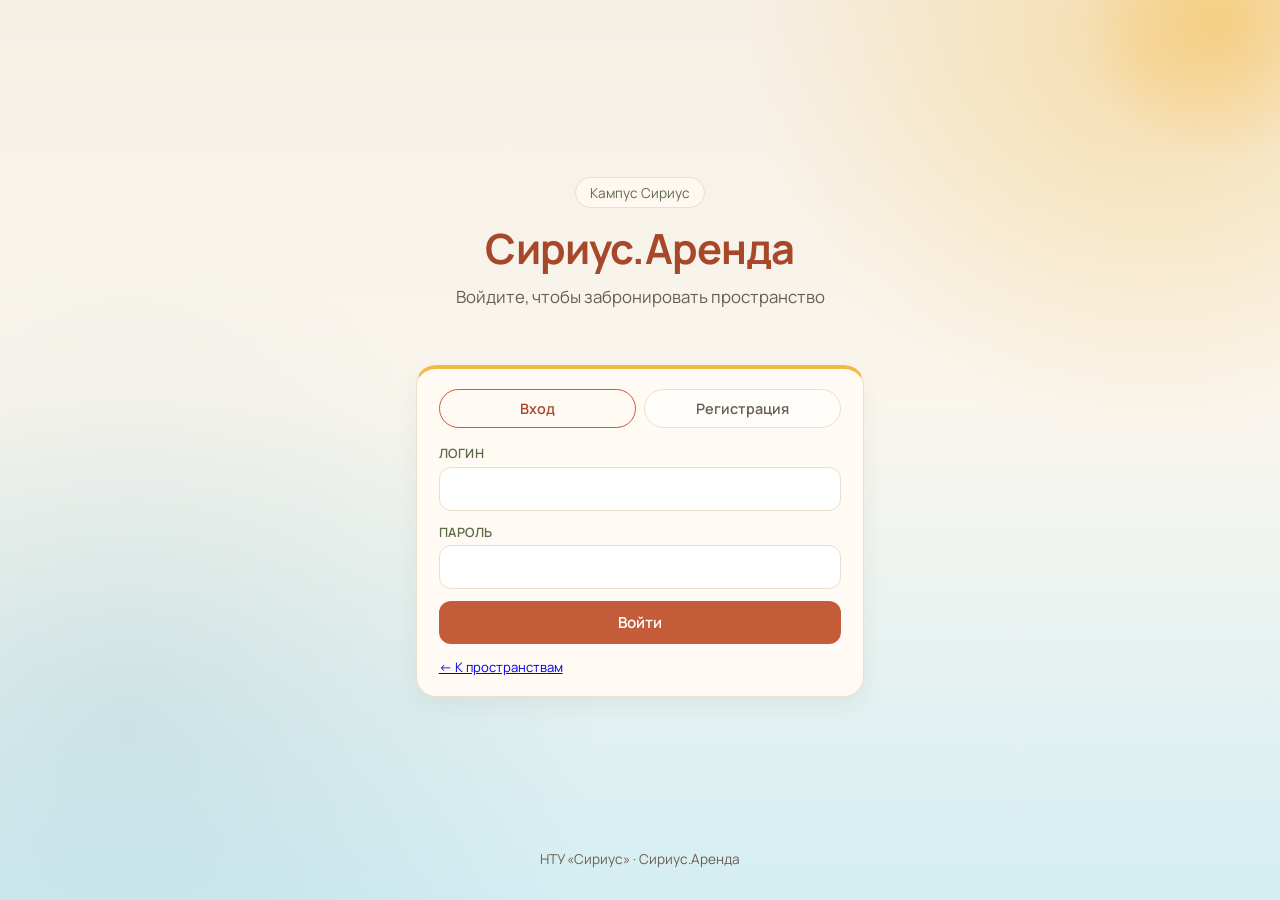
<file: static/login.html>
<!DOCTYPE html>
<html lang="ru">
<head>
  <meta charset="UTF-8">
  <meta name="viewport" content="width=device-width, initial-scale=1.0">
  <title>Сириус.Аренда — Вход</title>
  <link rel="preconnect" href="https://fonts.googleapis.com">
  <link rel="preconnect" href="https://fonts.gstatic.com" crossorigin>
  <link href="https://fonts.googleapis.com/css2?family=Manrope:wght@400;600;700&display=swap" rel="stylesheet">
  <link rel="stylesheet" href="style.css">
</head>
<body class="page-home">
  <div class="sun-glow"></div>

  <main class="home-slide">
    <header class="hero hero-home">
      <div class="hero-inner">
        <span class="badge">Кампус Сириус</span>
        <h1>Сириус.Аренда</h1>
        <p>Войдите, чтобы забронировать пространство</p>
      </div>
    </header>

    <section class="panel panel-login home-auth">
      <div class="auth-tabs">
        <button type="button" class="auth-tab active" data-tab="login">Вход</button>
        <button type="button" class="auth-tab" data-tab="register">Регистрация</button>
      </div>

      <form id="login-form" class="stack auth-panel active" data-panel="login">
        <label>
          <span>Логин</span>
          <input type="text" id="login-username" autocomplete="username" required>
        </label>
        <label>
          <span>Пароль</span>
          <input type="password" id="login-password" autocomplete="current-password" required>
        </label>
        <button type="submit" class="btn btn-main">Войти</button>
      </form>

      <form id="register-form" class="stack auth-panel" data-panel="register">
        <label>
          <span>Ник</span>
          <input type="text" id="register-username" minlength="2" maxlength="100" autocomplete="username" required>
        </label>
        <label>
          <span>Пароль</span>
          <input type="password" id="register-password" minlength="8" autocomplete="new-password" required>
        </label>
        <label>
          <span>Повторите пароль</span>
          <input type="password" id="register-password-confirm" minlength="8" autocomplete="new-password" required>
        </label>
        <button type="submit" class="btn btn-main">Создать аккаунт</button>
      </form>

      <p id="auth-status" class="status"></p>
      <p class="hint home-back"><a href="index.html">← К пространствам</a></p>
    </section>
  </main>

  <footer>
    <p>НТУ «Сириус» · Сириус.Аренда</p>
  </footer>

  <script src="js/common.js"></script>
  <script src="js/login.js"></script>
</body>
</html>
</file>
<file: static/style.css>
:root {
  --sand: #f6efe4;
  --sand-dark: #ebe0cf;
  --cream: #fffaf3;
  --terra: #c45c3a;
  --terra-dark: #a8482a;
  --olive: #5c6b4a;
  --sea: #2a7a8c;
  --sea-light: #d4eef3;
  --ink: #3d3229;
  --ink-soft: #6b5d4f;
  --sun: #f4b942;
  --radius: 20px;
  --radius-sm: 12px;
}

* {
  box-sizing: border-box;
}

body {
  margin: 0;
  min-height: 100vh;
  font-family: "Manrope", "Segoe UI", sans-serif;
  color: var(--ink);
  background:
    radial-gradient(circle at 90% 5%, rgba(244, 185, 66, 0.35), transparent 28%),
    radial-gradient(circle at 10% 80%, rgba(42, 122, 140, 0.12), transparent 35%),
    linear-gradient(180deg, var(--sand) 0%, #faf6ee 45%, var(--sea-light) 100%);
  position: relative;
  display: flex;
  flex-direction: column;
}

.page-home {
  min-height: 100vh;
}

.home-slide {
  flex: 1;
  display: flex;
  flex-direction: column;
  justify-content: center;
  align-items: center;
  gap: 1.5rem;
  padding: 2rem 1rem;
  max-width: 480px;
  margin: 0 auto;
  width: 100%;
}

.hero-home {
  padding: 0;
}

.home-auth {
  width: 100%;
}

.auth-tabs {
  display: grid;
  grid-template-columns: 1fr 1fr;
  gap: 0.5rem;
  margin-bottom: 1rem;
}

.auth-tab {
  padding: 0.55rem 0.75rem;
  border: 1.5px solid var(--sand-dark);
  border-radius: 999px;
  background: rgba(255, 255, 255, 0.6);
  color: var(--ink-soft);
  font-family: inherit;
  font-size: 0.9rem;
  font-weight: 600;
  cursor: pointer;
  transition: background 0.2s, color 0.2s, border-color 0.2s;
}

.auth-tab:hover {
  border-color: var(--sea);
  color: var(--ink);
}

.auth-tab.active {
  background: var(--cream);
  border-color: var(--terra);
  color: var(--terra-dark);
}

.auth-panel {
  display: none;
  gap: 0.75rem;
}

.auth-panel.active {
  display: grid;
}

.site-nav {
  position: relative;
  z-index: 2;
  display: flex;
  flex-wrap: wrap;
  align-items: center;
  justify-content: space-between;
  gap: 0.75rem;
  max-width: 920px;
  margin: 0 auto;
  padding: 1rem 1rem 0;
  width: 100%;
}

/* --- Home page header (reference-style) --- */

.page-index {
  background: var(--sand);
}

.page-index .sun-glow {
  display: none;
}

.home-header {
  position: sticky;
  top: 0;
  z-index: 20;
  background: #fff;
  border-bottom: 1px solid rgba(61, 50, 41, 0.08);
  box-shadow: 0 2px 16px rgba(61, 50, 41, 0.06);
}

.home-header-inner {
  display: grid;
  grid-template-columns: 1fr auto 1fr;
  align-items: center;
  gap: 1rem;
  max-width: 1680px;
  margin: 0 auto;
  padding: 0.85rem 1.25rem;
}

.home-header-tools {
  display: flex;
  align-items: center;
  gap: 0.35rem;
}

.home-header-actions {
  display: flex;
  align-items: center;
  justify-content: flex-end;
  gap: 0.65rem;
}

.home-desktop-nav {
  display: none;
  align-items: center;
  gap: 0.15rem;
  margin-right: 0.35rem;
}

.home-desktop-link {
  padding: 0.4rem 0.65rem;
  border-radius: 999px;
  font-size: 0.88rem;
  font-weight: 600;
  color: var(--ink-soft);
  text-decoration: none;
  transition: background 0.2s, color 0.2s;
}

.home-desktop-link:hover,
.home-desktop-link.active {
  background: rgba(42, 122, 140, 0.08);
  color: var(--sea);
}

.home-icon-btn {
  display: inline-flex;
  align-items: center;
  justify-content: center;
  width: 2.25rem;
  height: 2.25rem;
  padding: 0;
  border: none;
  border-radius: 50%;
  background: transparent;
  color: var(--ink);
  cursor: pointer;
  transition: background 0.2s, color 0.2s;
}

.home-icon-btn svg {
  width: 1.25rem;
  height: 1.25rem;
}

.home-icon-btn:hover {
  background: rgba(42, 122, 140, 0.08);
  color: var(--sea);
}

.home-logo {
  display: inline-flex;
  align-items: center;
  justify-content: center;
  color: #1a9488;
  text-decoration: none;
}

.home-logo-svg {
  width: 2.75rem;
  height: auto;
  display: block;
}

.home-login {
  font-size: 0.95rem;
  font-weight: 600;
  color: var(--ink);
  text-decoration: none;
  padding: 0.35rem 0.15rem;
  transition: color 0.2s;
}

.home-login:hover {
  color: var(--sea);
}

.home-profile {
  width: 2rem;
  height: 2rem;
}

.home-menu-btn {
  margin-left: 0.15rem;
}

.home-mobile-nav {
  display: grid;
  gap: 0.15rem;
  max-width: 1680px;
  margin: 0 auto;
  padding: 0 1.25rem 0.85rem;
  border-top: 1px solid rgba(61, 50, 41, 0.06);
}

.home-mobile-nav:not(.hidden) {
  display: grid;
}

.home-mobile-link {
  display: block;
  padding: 0.65rem 0.5rem;
  border: none;
  background: none;
  font: inherit;
  font-size: 0.92rem;
  font-weight: 600;
  color: var(--ink-soft);
  text-align: left;
  text-decoration: none;
  cursor: pointer;
  border-radius: var(--radius-sm);
  transition: background 0.2s, color 0.2s;
}

.home-mobile-link:hover,
.home-mobile-link.active {
  background: rgba(42, 122, 140, 0.08);
  color: var(--sea);
}

.home-mobile-logout {
  color: var(--terra-dark);
}

.home-hero {
  position: relative;
  overflow: hidden;
  color: #fff;
}

.home-hero-bg {
  position: absolute;
  inset: 0;
  overflow: hidden;
}

.home-hero-bg-img {
  width: 100%;
  height: 100%;
  object-fit: cover;
  object-position: center 42%;
}

.home-hero-bg::after {
  content: "";
  position: absolute;
  inset: 0;
  background: linear-gradient(
    115deg,
    rgba(18, 52, 58, 0.78) 0%,
    rgba(18, 52, 58, 0.42) 42%,
    rgba(18, 52, 58, 0.12) 100%
  );
  pointer-events: none;
}

.home-hero-layout {
  position: relative;
  z-index: 1;
  display: grid;
  gap: 1.5rem;
  align-items: center;
  max-width: 1680px;
  margin: 0 auto;
  padding: 2.5rem 1.25rem 5.5rem;
}

.home-hero-aside {
  max-width: 18rem;
}

.home-hero-tag {
  margin: 0 0 0.5rem;
  font-size: 1.35rem;
  font-weight: 800;
  letter-spacing: 0.02em;
  line-height: 1.15;
}

.home-hero-lead {
  margin: 0 0 1rem;
  font-size: 0.92rem;
  line-height: 1.45;
  opacity: 0.92;
}

.home-hero-outline {
  display: inline-flex;
  align-items: center;
  justify-content: center;
  min-width: 7.5rem;
  padding: 0.55rem 1.25rem;
  border: 1.5px solid rgba(255, 255, 255, 0.85);
  border-radius: 999px;
  color: #fff;
  font-size: 0.9rem;
  font-weight: 600;
  text-decoration: none;
  transition: background 0.2s, border-color 0.2s;
}

.home-hero-outline:hover {
  background: rgba(255, 255, 255, 0.12);
  border-color: #fff;
}

.home-hero-card {
  justify-self: end;
  width: min(100%, 26rem);
  padding: 1.75rem 1.85rem;
  border-radius: 4px;
  background: #fff;
  color: var(--ink);
  box-shadow: 0 18px 48px rgba(0, 0, 0, 0.18);
}

.home-hero-title {
  margin: 0 0 0.85rem;
  font-size: clamp(1.35rem, 2.5vw, 1.75rem);
  line-height: 1.2;
  font-weight: 800;
  color: var(--ink);
}

.home-hero-text {
  margin: 0 0 1.25rem;
  font-size: 0.92rem;
  line-height: 1.55;
  color: var(--ink-soft);
}

.home-hero-cta {
  display: inline-flex;
  width: 100%;
  justify-content: center;
  padding: 0.8rem 1.2rem;
  border-radius: 999px;
  background: #1a9488;
  border: none;
  color: #fff;
  font-weight: 700;
  text-decoration: none;
  transition: background 0.2s, transform 0.2s;
}

.home-hero-cta:hover {
  background: #157a70;
  transform: translateY(-1px);
}

.home-hero-bar {
  position: absolute;
  left: 0;
  right: 0;
  bottom: 0;
  z-index: 1;
  display: flex;
  flex-wrap: wrap;
  align-items: center;
  justify-content: space-between;
  gap: 0.75rem 1.5rem;
  padding: 0.75rem 1.25rem;
  background: rgba(0, 0, 0, 0.42);
  font-size: 0.82rem;
}

.home-hero-bar > span {
  text-transform: lowercase;
  opacity: 0.92;
}

.home-hero-contacts {
  display: flex;
  flex-wrap: wrap;
  gap: 0.85rem 1.25rem;
}

.home-hero-contacts a {
  color: #fff;
  text-decoration: none;
  font-weight: 600;
}

.home-hero-contacts a:hover {
  text-decoration: underline;
}

.page-index .page-main {
  margin-top: 1.75rem;
  position: relative;
  z-index: 2;
  padding: 0.25rem 1.25rem 2.5rem;
  max-width: 1680px;
  width: 100%;
}

.page-index .panel {
  display: flex;
  flex-direction: column;
  gap: 0;
  width: 100%;
}

.page-index .panel-head {
  margin-bottom: 1.25rem;
}

.page-index .filters.row {
  margin-bottom: 0.25rem;
}

@media (min-width: 560px) {
  .page-index .filters.row {
    grid-template-columns: minmax(0, 1.6fr) repeat(2, minmax(8.5rem, 1fr));
  }
}

.page-index .filter-quick {
  margin-top: 0.85rem;
  margin-bottom: 0.25rem;
}

.page-index .room-grid {
  margin-top: 1.75rem;
  grid-template-columns: repeat(auto-fit, minmax(280px, 1fr));
}

@media (min-width: 1200px) {
  .page-index .room-grid {
    grid-template-columns: repeat(5, minmax(0, 1fr));
  }
}

@media (min-width: 900px) and (max-width: 1199px) {
  .page-index .room-grid {
    grid-template-columns: repeat(3, minmax(0, 1fr));
  }
}

@media (min-width: 600px) and (max-width: 899px) {
  .page-index .room-grid {
    grid-template-columns: repeat(2, minmax(0, 1fr));
  }
}

@media (min-width: 768px) {
  .home-hero-layout {
    grid-template-columns: minmax(0, 1fr) minmax(18rem, 26rem);
    padding: 3rem 1.25rem 5rem;
  }

  .home-desktop-nav {
    display: flex;
  }

  .home-mobile-nav {
    display: none !important;
  }

  .home-menu-btn {
    display: none;
  }
}

@media (max-width: 767px) {
  .home-header-inner {
    padding: 0.75rem 1rem;
  }

  .home-hero-layout {
    padding-bottom: 6.5rem;
  }

  .home-hero-card {
    justify-self: stretch;
  }

  .home-hero-aside {
    display: none;
  }
}

body.theme-night .home-header {
  background: #1e1a17;
  border-bottom-color: rgba(255, 255, 255, 0.08);
}

body.theme-night .home-icon-btn,
body.theme-night .home-login {
  color: var(--ink);
}

body.theme-night .home-mobile-nav {
  border-top-color: rgba(255, 255, 255, 0.08);
}

body.theme-night .home-hero-card {
  background: var(--cream);
  color: var(--ink);
}

body.theme-night .home-hero-title {
  color: var(--ink);
}

body.theme-night .home-hero-text {
  color: var(--ink-soft);
}

.nav-brand {
  font-weight: 700;
  font-size: 1.05rem;
  color: var(--terra-dark);
  text-decoration: none;
}

.nav-links {
  display: flex;
  flex-wrap: wrap;
  align-items: center;
  gap: 0.35rem;
}

.nav-link {
  padding: 0.45rem 0.75rem;
  border-radius: 999px;
  font-size: 0.88rem;
  font-weight: 600;
  color: var(--ink-soft);
  text-decoration: none;
  transition: background 0.2s, color 0.2s;
}

.nav-link:hover {
  background: rgba(255, 250, 243, 0.8);
  color: var(--ink);
}

.nav-link.active {
  background: var(--cream);
  color: var(--terra-dark);
  border: 1px solid var(--sand-dark);
}

.nav-profile {
  display: inline-flex;
  align-items: center;
  justify-content: center;
  width: 2.25rem;
  height: 2.25rem;
  border-radius: 50%;
  border: 2px solid var(--sand-dark);
  background: var(--cream);
  text-decoration: none;
  overflow: hidden;
  transition: border-color 0.2s, box-shadow 0.2s, transform 0.2s;
}

.nav-profile:hover {
  border-color: var(--sea);
  box-shadow: 0 4px 12px rgba(42, 122, 140, 0.2);
  transform: translateY(-1px);
}

.nav-profile.active {
  border-color: var(--terra);
  box-shadow: 0 0 0 2px rgba(196, 92, 58, 0.2);
}

.nav-profile-img {
  width: 100%;
  height: 100%;
  object-fit: cover;
  display: block;
}

.profile-card {
  margin-bottom: 1rem;
}

.profile-header {
  display: flex;
  align-items: center;
  gap: 1rem;
  margin-bottom: 1.25rem;
}

.profile-avatar {
  width: 4.5rem;
  height: 4.5rem;
  border-radius: 50%;
  border: 3px solid var(--sand-dark);
  background: var(--cream);
  flex-shrink: 0;
}

.avatar-picker {
  display: grid;
  gap: 0.5rem;
}

.avatar-upload {
  display: grid;
  gap: 0.35rem;
}

.avatar-upload-btn {
  width: fit-content;
  cursor: pointer;
}

.avatar-upload-hint {
  margin: 0;
}

.avatar-custom {
  display: flex;
  gap: 0.5rem;
}

.avatar-custom-item {
  display: flex;
  flex-wrap: wrap;
  align-items: center;
  gap: 0.65rem;
}

.avatar-delete-btn {
  flex-shrink: 0;
}

.avatar-custom .avatar-option {
  width: 3.5rem;
  height: 3.5rem;
  flex-shrink: 0;
}

.avatar-grid {
  display: grid;
  grid-template-columns: repeat(6, 1fr);
  gap: 0.5rem;
}

.avatar-option {
  aspect-ratio: 1;
  padding: 0;
  border: 2px solid var(--sand-dark);
  border-radius: 50%;
  background: var(--cream);
  cursor: pointer;
  overflow: hidden;
  transition: border-color 0.2s, transform 0.2s;
}

.avatar-option img {
  width: 100%;
  height: 100%;
  display: block;
}

.avatar-option:hover {
  border-color: var(--sea);
  transform: scale(1.05);
}

.avatar-option.active {
  border-color: var(--terra);
  box-shadow: 0 0 0 2px rgba(196, 92, 58, 0.25);
}

@media (max-width: 480px) {
  .avatar-grid {
    grid-template-columns: repeat(3, 1fr);
  }
}

.page-main {
  position: relative;
  z-index: 1;
  flex: 1;
  max-width: 920px;
  margin: 0 auto;
  padding: 1rem 1rem 2.5rem;
  width: 100%;
}

.page-narrow {
  max-width: 520px;
}

.btn-sm {
  padding: 0.45rem 0.75rem;
  font-size: 0.85rem;
}

.sun-glow {
  position: fixed;
  top: -120px;
  right: -80px;
  width: 280px;
  height: 280px;
  background: radial-gradient(circle, rgba(244, 185, 66, 0.45) 0%, transparent 70%);
  pointer-events: none;
  z-index: 0;
}

.hero {
  position: relative;
  z-index: 1;
  padding: 2.5rem 1.5rem 2rem;
  text-align: center;
}

.hero-inner {
  max-width: 640px;
  margin: 0 auto;
}

.badge {
  display: inline-block;
  padding: 0.35rem 0.85rem;
  border-radius: 999px;
  background: rgba(255, 250, 243, 0.85);
  border: 1px solid var(--sand-dark);
  font-size: 0.85rem;
  color: var(--olive);
  margin-bottom: 0.75rem;
}

.hero h1 {
  margin: 0 0 0.5rem;
  font-size: clamp(1.9rem, 5vw, 2.6rem);
  font-weight: 700;
  letter-spacing: -0.02em;
  color: var(--terra-dark);
}

.hero p {
  margin: 0;
  font-size: 1.05rem;
  color: var(--ink-soft);
  line-height: 1.5;
}

main,
.page-main {
  position: relative;
  z-index: 1;
}

main:not(.home-slide) {
  max-width: 920px;
  margin: 0 auto;
  padding: 0 1rem 2.5rem;
  display: grid;
  gap: 1rem;
}

.panel {
  background: var(--cream);
  border: 1px solid var(--sand-dark);
  border-radius: var(--radius);
  padding: 1.25rem 1.35rem;
  box-shadow: 0 8px 24px rgba(61, 50, 41, 0.06);
}

.panel-login {
  border-top: 4px solid var(--sun);
}

.panel-sea {
  background: linear-gradient(160deg, var(--cream) 60%, var(--sea-light) 100%);
  border-color: rgba(42, 122, 140, 0.25);
}

.panel-head {
  margin-bottom: 1rem;
  padding-bottom: 0.65rem;
  border-bottom: 2px solid var(--sand-dark);
}

.panel-head h2 {
  margin: 0;
  font-size: 1.15rem;
  font-weight: 700;
  color: var(--ink);
}

.split {
  display: grid;
  gap: 1rem;
}

@media (min-width: 720px) {
  .split {
    grid-template-columns: 1fr 1fr;
  }
}

.stack {
  display: grid;
  gap: 0.75rem;
}

.auth-panel.stack {
  display: none;
}

.auth-panel.stack.active {
  display: grid;
}

.row {
  display: grid;
  gap: 0.65rem;
  align-items: end;
}

@media (min-width: 560px) {
  .row {
    grid-template-columns: 1fr 1fr auto;
  }
}

label span {
  display: block;
  font-size: 0.8rem;
  font-weight: 600;
  color: var(--olive);
  margin-bottom: 0.3rem;
  text-transform: uppercase;
  letter-spacing: 0.04em;
}

input,
select {
  width: 100%;
  padding: 0.65rem 0.85rem;
  border: 1.5px solid var(--sand-dark);
  border-radius: var(--radius-sm);
  font: inherit;
  font-size: 0.95rem;
  color: var(--ink);
  background: #fff;
  transition: border-color 0.2s, box-shadow 0.2s;
}

input:focus,
select:focus {
  outline: none;
  border-color: var(--sea);
  box-shadow: 0 0 0 3px rgba(42, 122, 140, 0.15);
}

.btn {
  padding: 0.7rem 1.1rem;
  border: none;
  border-radius: var(--radius-sm);
  font: inherit;
  font-weight: 600;
  font-size: 0.95rem;
  cursor: pointer;
  transition: transform 0.15s, background 0.2s;
}

.btn:active {
  transform: scale(0.98);
}

.btn-main {
  background: var(--terra);
  color: #fff;
}

.btn-main:hover {
  background: var(--terra-dark);
}

.btn-soft {
  background: var(--sand);
  color: var(--ink);
  border: 1.5px solid var(--sand-dark);
}

.btn-soft:hover {
  background: var(--sand-dark);
}

.btn-sea {
  background: var(--sea);
  color: #fff;
}

.btn-sea:hover {
  background: #236878;
}

.tiles {
  list-style: none;
  padding: 0;
  margin: 1rem 0 0;
  display: grid;
  gap: 0.55rem;
}

.room-grid {
  list-style: none;
  padding: 0;
  margin: 1.25rem 0 0;
  display: grid;
  gap: 1.25rem;
  grid-template-columns: repeat(auto-fit, minmax(280px, 1fr));
}

.room-grid > li {
  display: flex;
  min-width: 0;
}

.room-card {
  display: flex;
  flex-direction: column;
  width: 100%;
  min-height: 100%;
  height: 100%;
  text-decoration: none;
  color: inherit;
  background: #fff;
  border: 1.5px solid var(--sand-dark);
  border-radius: var(--radius-sm);
  overflow: hidden;
  transition: transform 0.2s, box-shadow 0.2s, border-color 0.2s;
}

.room-card:hover {
  transform: translateY(-3px);
  border-color: var(--sea);
  box-shadow: 0 10px 24px rgba(61, 50, 41, 0.1);
}

.room-card-img,
.room-detail-img {
  width: 100%;
  aspect-ratio: 16 / 10;
  object-fit: cover;
  display: block;
  background: var(--sand);
}

.room-card-body {
  flex: 1;
  display: flex;
  flex-direction: column;
  gap: 0.35rem;
  padding: 0.9rem 1rem 1rem;
}

.room-card-body .tile-meta {
  min-height: 1.25rem;
}

.room-card-body .tile-tags {
  margin-top: auto;
}

.room-card-body strong {
  color: var(--terra-dark);
  font-size: 1.05rem;
}

.room-card-desc {
  margin: 0.45rem 0 0;
  font-size: 0.88rem;
  color: var(--ink-soft);
  line-height: 1.5;
}

.back-link {
  display: inline-block;
  margin-bottom: 0.75rem;
  color: var(--sea);
  font-weight: 600;
  text-decoration: none;
}

.back-link:hover {
  color: var(--terra-dark);
}

.room-detail {
  overflow: hidden;
  padding: 0;
}

.room-detail-body {
  padding: 1.25rem 1.35rem;
}

.room-detail-body h1 {
  margin: 0 0 0.5rem;
  font-size: 1.5rem;
  color: var(--terra-dark);
}

.room-detail-desc {
  margin: 0;
  line-height: 1.55;
  color: var(--ink-soft);
}

.room-detail-desc-row {
  display: flex;
  align-items: flex-start;
  justify-content: space-between;
  gap: 1rem;
  margin-bottom: 0.75rem;
}

.room-detail-desc-row .room-detail-desc {
  flex: 1;
  min-width: 0;
}

@media (max-width: 640px) {
  .room-detail-desc-row {
    flex-direction: column;
    align-items: stretch;
  }
}

.room-hours-label {
  margin: 0.35rem 0 0;
  color: var(--ink-soft);
  font-size: 0.92rem;
}

.availability-box {
  margin-top: 1rem;
  padding: 0.85rem 1rem;
  border-radius: var(--radius-sm);
  font-weight: 600;
  font-size: 0.92rem;
}

.availability-box.is-free {
  background: rgba(92, 107, 74, 0.12);
  color: var(--olive);
  border: 1.5px solid rgba(92, 107, 74, 0.25);
}

.availability-box.is-busy {
  background: rgba(196, 92, 58, 0.1);
  color: var(--terra);
  border: 1.5px solid rgba(196, 92, 58, 0.25);
}

.hidden {
  display: none !important;
}

.booking-contact {
  margin-top: 1rem;
  padding: 1rem;
  border: 1.5px solid var(--sand-dark);
  border-radius: var(--radius-sm);
  background: rgba(255, 255, 255, 0.65);
}

.booking-contact legend {
  font-weight: 700;
  padding: 0 0.35rem;
}

.home-browse {
  margin-top: 1rem;
}

#book-room-btn {
  margin-top: 0.75rem;
  width: 100%;
}

.tiles li {
  padding: 0.85rem 1rem;
  background: #fff;
  border: 1.5px solid var(--sand-dark);
  border-radius: var(--radius-sm);
  line-height: 1.45;
  animation: fadeUp 0.35s ease both;
}

.tiles li strong {
  color: var(--terra-dark);
  font-weight: 700;
}

.tiles.compact li {
  padding: 0.75rem 0.85rem;
  background: rgba(255, 255, 255, 0.75);
  border-color: rgba(42, 122, 140, 0.2);
}

.tiles.compact li.booked {
  background: rgba(212, 238, 243, 0.5);
  border-color: var(--sea);
}

.tile-row {
  display: flex;
  align-items: center;
  justify-content: space-between;
  gap: 0.75rem;
}

.tile-info {
  flex: 1;
  min-width: 0;
}

.btn-book {
  flex-shrink: 0;
  padding: 0.5rem 0.85rem;
  font-size: 0.85rem;
  white-space: nowrap;
}

.btn-book:disabled {
  opacity: 0.7;
  cursor: default;
}

.tile-status {
  margin: 0.5rem 0 0;
  font-size: 0.85rem;
  font-weight: 600;
}

.tile-status.success {
  color: var(--olive);
}

.tile-status.error {
  color: var(--terra);
}

@media (max-width: 480px) {
  .tile-row {
    flex-direction: column;
    align-items: stretch;
  }

  .btn-book {
    width: 100%;
  }
}

.tile-meta {
  display: block;
  margin-top: 0.25rem;
  font-size: 0.88rem;
  color: var(--ink-soft);
}

.tile-tags {
  display: flex;
  flex-wrap: wrap;
  gap: 0.35rem;
  margin-top: 0.45rem;
}

.tag {
  padding: 0.15rem 0.5rem;
  border-radius: 999px;
  font-size: 0.75rem;
  background: var(--sand);
  color: var(--olive);
}

.hint {
  margin: 0.85rem 0 0;
  font-size: 0.82rem;
  color: var(--ink-soft);
}

.status {
  margin: 0.75rem 0 0;
  font-weight: 600;
  font-size: 0.92rem;
}

.status.success,
.success {
  color: var(--olive);
}

.status.error,
.error {
  color: var(--terra);
}

.empty {
  text-align: center;
  color: var(--ink-soft);
  font-style: italic;
}

footer {
  position: relative;
  z-index: 1;
  text-align: center;
  padding: 1rem 1.5rem 2rem;
  font-size: 0.85rem;
  color: var(--ink-soft);
  margin-top: auto;
}

footer p {
  margin: 0;
}

@keyframes fadeUp {
  from {
    opacity: 0;
    transform: translateY(6px);
  }
  to {
    opacity: 1;
    transform: translateY(0);
  }
}

.datetime-input {
  cursor: pointer;
  background: #fff url("data:image/svg+xml,%3Csvg xmlns='http://www.w3.org/2000/svg' width='18' height='18' fill='none' stroke='%236b5d4f' stroke-width='2' viewBox='0 0 24 24'%3E%3Crect x='3' y='4' width='18' height='18' rx='2'/%3E%3Cpath d='M16 2v4M8 2v4M3 10h18'/%3E%3C/svg%3E") no-repeat right 0.75rem center;
  padding-right: 2.5rem;
}

.time-quick {
  display: grid;
  gap: 0.5rem;
  outline: none;
}

.time-quick:focus-visible {
  box-shadow: 0 0 0 2px var(--sea);
  border-radius: 12px;
}

.time-quick-label {
  font-size: 0.8rem;
  font-weight: 600;
  color: var(--olive);
  text-transform: uppercase;
  letter-spacing: 0.04em;
}

.time-chips {
  display: flex;
  flex-wrap: wrap;
  gap: 0.45rem;
  outline: none;
}

.time-chips:focus-visible {
  box-shadow: 0 0 0 2px var(--sea);
  border-radius: 12px;
}

.time-quick-hint {
  margin: 0;
  font-size: 0.75rem;
  color: var(--ink-muted, #6b7280);
}

.time-duration-controls {
  display: flex;
  align-items: center;
  gap: 0.6rem;
}

.time-duration-current {
  min-width: 8.5rem;
  font-size: 0.9rem;
  font-weight: 700;
  color: var(--sea);
  text-align: center;
}

.chip-step {
  min-width: 2.25rem;
  padding-inline: 0.65rem;
  font-size: 1.1rem;
  line-height: 1;
}

.chip-duration-custom {
  border-style: dashed;
}

.chip {
  padding: 0.45rem 0.75rem;
  border: 1.5px solid var(--sand-dark);
  border-radius: 999px;
  background: #fff;
  font: inherit;
  font-size: 0.85rem;
  font-weight: 600;
  color: var(--ink-soft);
  cursor: pointer;
  transition: background 0.2s, border-color 0.2s, color 0.2s;
}

.chip:hover {
  border-color: var(--sea);
  color: var(--sea);
}

.chip.active {
  background: var(--sea-light);
  border-color: var(--sea);
  color: var(--sea);
}

.flatpickr-calendar {
  font-family: "Manrope", "Segoe UI", sans-serif;
  border: 1px solid var(--sand-dark);
  border-radius: var(--radius-sm);
  box-shadow: 0 12px 32px rgba(61, 50, 41, 0.12);
}

.flatpickr-months .flatpickr-month,
.flatpickr-current-month .flatpickr-monthDropdown-months,
.flatpickr-weekdays,
.flatpickr-day {
  color: var(--ink);
}

.flatpickr-day.selected,
.flatpickr-day.startRange,
.flatpickr-day.endRange {
  background: var(--terra);
  border-color: var(--terra);
}

.flatpickr-day.selected:hover,
.flatpickr-day.startRange:hover,
.flatpickr-day.endRange:hover {
  background: var(--terra-dark);
  border-color: var(--terra-dark);
}

.flatpickr-day.today {
  border-color: var(--sea);
}

.flatpickr-day:hover {
  background: var(--sand);
}

.flatpickr-time input:hover,
.flatpickr-time input:focus {
  background: var(--sand);
}

.flatpickr-calendar.arrowTop::before,
.flatpickr-calendar.arrowTop::after {
  border-bottom-color: var(--sand-dark);
}

/* --- Fun features --- */

.panel-head-split {
  display: flex;
  flex-wrap: wrap;
  align-items: flex-start;
  justify-content: space-between;
  gap: 0.75rem;
}

.rooms-greeting {
  margin: 0;
  font-size: 1.2rem;
  font-weight: 700;
  color: var(--terra-dark);
}

.rooms-tip {
  margin: 0.35rem 0 0;
  font-size: 0.85rem;
  color: var(--ink-soft);
  font-style: italic;
}

.filter-grow {
  grid-column: 1 / -1;
}

.filter-capacity {
  min-width: 0;
}

@media (min-width: 560px) {
  .filters.row {
    grid-template-columns: minmax(0, 1fr) repeat(2, minmax(8.5rem, 1fr));
  }

  .filter-grow {
    grid-column: auto;
  }
}

.filter-quick {
  display: flex;
  flex-wrap: wrap;
  gap: 0.45rem;
  margin-top: 0.65rem;
}

.filter-chip.active,
#favorites-only-btn.active {
  background: var(--terra);
  border-color: var(--terra);
  color: #fff;
}

.room-grid > li {
  animation: fadeUp 0.45s ease both;
}

.room-card-media {
  position: relative;
  flex-shrink: 0;
}

.room-fav {
  position: absolute;
  top: 0.55rem;
  right: 0.55rem;
  width: 2rem;
  height: 2rem;
  border: none;
  border-radius: 50%;
  background: rgba(255, 250, 243, 0.92);
  color: var(--sand-dark);
  font-size: 1.1rem;
  line-height: 1;
  cursor: pointer;
  box-shadow: 0 2px 8px rgba(61, 50, 41, 0.15);
  transition: transform 0.15s, color 0.2s, background 0.2s;
  z-index: 1;
}

.room-fav:hover {
  transform: scale(1.08);
  color: var(--sun);
}

.room-fav.is-active {
  color: var(--sun);
  background: #fff;
}

.room-fav-lg {
  position: static;
  width: 2.5rem;
  height: 2.5rem;
  font-size: 1.35rem;
}

.room-detail-head {
  display: flex;
  align-items: center;
  justify-content: space-between;
  gap: 0.75rem;
}

.room-detail-head h1 {
  margin: 0;
}

.btn-icon {
  min-width: 2.25rem;
  padding: 0.45rem 0.6rem;
  font-size: 1rem;
  line-height: 1;
}

.nav-profile {
  position: relative;
}

.nav-badge {
  position: absolute;
  top: -0.35rem;
  right: -0.35rem;
  min-width: 1.1rem;
  height: 1.1rem;
  padding: 0 0.25rem;
  border-radius: 999px;
  background: var(--terra);
  color: #fff;
  font-size: 0.65rem;
  font-weight: 700;
  line-height: 1.1rem;
  text-align: center;
  box-shadow: 0 2px 6px rgba(196, 92, 58, 0.35);
}

.toast-host {
  position: fixed;
  bottom: 1.25rem;
  right: 1.25rem;
  z-index: 9999;
  display: grid;
  gap: 0.5rem;
  pointer-events: none;
}

.toast {
  padding: 0.7rem 1rem;
  border-radius: var(--radius-sm);
  background: var(--ink);
  color: #fff;
  font-size: 0.9rem;
  font-weight: 600;
  box-shadow: 0 8px 24px rgba(61, 50, 41, 0.2);
  opacity: 0;
  transform: translateY(8px);
  transition: opacity 0.3s, transform 0.3s;
}

.toast.show {
  opacity: 1;
  transform: translateY(0);
}

.toast-ok {
  background: var(--olive);
}

.toast-err {
  background: var(--terra-dark);
}

.tile-link {
  text-decoration: none;
  color: inherit;
  transition: background 0.2s;
}

.tile-link:hover {
  background: var(--sand);
}

.fav-arrow {
  font-size: 1.1rem;
  color: var(--sea);
  font-weight: 700;
}

  position: fixed;
  top: -8px;
  width: 8px;
  height: 12px;
  border-radius: 2px;
  z-index: 9998;
  pointer-events: none;
  animation: confettiFall 1.6s ease-in forwards;
}

@keyframes confettiFall {
  to {
    transform: translateY(105vh) rotate(720deg);
    opacity: 0;
  }
}

body.theme-night {
  --sand: #2a2520;
  --sand-dark: #3d352e;
  --cream: #1e1a17;
  --ink: #f0e8dc;
  --ink-soft: #b8a99a;
  --sea-light: #1a3338;
  color: var(--ink);
  background:
    radial-gradient(circle at 90% 5%, rgba(244, 185, 66, 0.12), transparent 28%),
    radial-gradient(circle at 10% 80%, rgba(42, 122, 140, 0.18), transparent 35%),
    linear-gradient(180deg, #1a1714 0%, #221e1a 45%, #1a2a2e 100%);
}

body.theme-night .panel,
body.theme-night .room-card,
body.theme-night input,
body.theme-night select,
body.theme-night .chip {
  background: var(--cream);
  border-color: var(--sand-dark);
  color: var(--ink);
}

body.theme-night .btn-soft {
  background: var(--sand-dark);
  border-color: #4a4038;
  color: var(--ink);
}

body.theme-night .room-fav {
  background: rgba(30, 26, 23, 0.9);
}

body.theme-night .sun-glow {
  opacity: 0.25;
}

body.theme-night .datetime-input {
  background-color: var(--cream);
}

textarea {
  width: 100%;
  padding: 0.65rem 0.85rem;
  border: 1.5px solid var(--sand-dark);
  border-radius: var(--radius-sm);
  font: inherit;
  font-size: 0.95rem;
  color: var(--ink);
  background: #fff;
  resize: vertical;
  min-height: 5rem;
  transition: border-color 0.2s, box-shadow 0.2s;
}

textarea:focus {
  outline: none;
  border-color: var(--sea);
  box-shadow: 0 0 0 3px rgba(42, 122, 140, 0.15);
}

body.theme-night textarea {
  background: var(--cream);
}

.schedule-date-label {
  display: block;
  max-width: 220px;
  margin-bottom: 0.85rem;
}

.schedule-list {
  list-style: none;
  padding: 0;
  margin: 1rem 0 0;
  display: grid;
  gap: 1rem;
}

.schedule-card {
  padding: 1rem;
  border: 1.5px solid var(--sand-dark);
  border-radius: var(--radius-sm);
  background: rgba(255, 255, 255, 0.65);
}

.schedule-card-head {
  display: flex;
  flex-wrap: wrap;
  align-items: flex-start;
  justify-content: space-between;
  gap: 0.5rem 1rem;
  margin-bottom: 0.75rem;
}

.schedule-room-link {
  color: inherit;
  text-decoration: none;
}

.schedule-room-link:hover strong {
  color: var(--terra-dark);
}

.schedule-hours,
.schedule-stats,
.schedule-free-note {
  margin: 0.35rem 0 0;
  font-size: 0.88rem;
  color: var(--ink-soft);
}

.schedule-legend {
  display: flex;
  flex-wrap: wrap;
  gap: 0.75rem 1.25rem;
  margin: 0.5rem 0 0.25rem;
  font-size: 0.85rem;
  color: var(--ink-soft);
}

.schedule-legend-item {
  display: inline-flex;
  align-items: center;
  gap: 0.35rem;
}

.schedule-dot {
  width: 0.75rem;
  height: 0.75rem;
  border-radius: 3px;
  display: inline-block;
}

.schedule-dot-free,
.schedule-seg-free {
  background: var(--olive);
}

.schedule-dot-busy,
.schedule-seg-busy {
  background: var(--terra);
}

.schedule-dot-closed {
  background: var(--sand-dark);
}

.schedule-badge {
  display: inline-flex;
  align-items: center;
  padding: 0.3rem 0.65rem;
  border-radius: 999px;
  font-size: 0.78rem;
  font-weight: 700;
  text-transform: uppercase;
  letter-spacing: 0.04em;
}

.schedule-badge-free {
  background: rgba(92, 107, 74, 0.15);
  color: var(--olive);
}

.schedule-badge-busy {
  background: rgba(196, 92, 58, 0.15);
  color: var(--terra-dark);
}

.schedule-badge-closed {
  background: rgba(107, 93, 79, 0.12);
  color: var(--ink-soft);
}

.schedule-bar-wrap,
.schedule-timeline {
  margin-top: 0.35rem;
}

.schedule-bar-track {
  position: relative;
}

.schedule-grid {
  position: absolute;
  inset: 0;
  pointer-events: none;
  z-index: 1;
}

.schedule-grid-line {
  position: absolute;
  top: 0;
  bottom: 0;
  width: 1px;
  background: rgba(61, 50, 41, 0.14);
  transform: translateX(-50%);
}

.schedule-bar {
  display: flex;
  width: 100%;
  height: 1.75rem;
  border-radius: 10px;
  overflow: hidden;
  border: 1.5px solid var(--sand-dark);
  background: var(--sand);
  position: relative;
  z-index: 2;
}

.schedule-seg {
  flex: 1;
  min-width: 2px;
}

.schedule-seg + .schedule-seg {
  box-shadow: inset 1px 0 0 rgba(255, 255, 255, 0.18);
}

.schedule-axis {
  position: relative;
  height: 1.7rem;
  margin-top: 0.45rem;
}

.schedule-axis-label {
  position: absolute;
  top: 0;
  transform: translateX(-50%);
  font-size: 0.82rem;
  font-weight: 700;
  color: var(--ink);
  white-space: nowrap;
}

.schedule-axis-label.is-start {
  transform: translateX(0);
}

.schedule-axis-label.is-end {
  transform: translateX(-100%);
}

.schedule-bar-labels {
  display: flex;
  justify-content: space-between;
  margin-top: 0.3rem;
  font-size: 0.78rem;
  color: var(--ink-soft);
}

.schedule-bookings {
  list-style: none;
  padding: 0;
  margin: 0.75rem 0 0;
  display: grid;
  gap: 0.45rem;
}

.booking-card,
.tiles.compact .booking-card {
  padding: 0.75rem 0.85rem;
  background: rgba(255, 255, 255, 0.75);
  border: 1px solid rgba(42, 122, 140, 0.2);
  border-radius: var(--radius-sm);
  list-style: none;
}

.booking-card strong,
.schedule-bookings .booking-card strong {
  color: var(--terra-dark);
  font-weight: 700;
}

.booking-card-meta {
  display: flex;
  align-items: center;
  justify-content: space-between;
  gap: 0.75rem;
  margin-top: 0.35rem;
  font-size: 0.85rem;
}

.booking-card-user {
  color: var(--ink-soft);
}

.booking-status {
  display: inline-flex;
  align-items: center;
  padding: 0.2rem 0.55rem;
  border-radius: 999px;
  font-size: 0.75rem;
  font-weight: 700;
  letter-spacing: 0.02em;
  white-space: nowrap;
}

.booking-status-active {
  background: rgba(92, 107, 74, 0.15);
  color: var(--olive);
}

.booking-status-cancelled {
  background: rgba(196, 92, 58, 0.12);
  color: var(--terra-dark);
}

.booking-status-completed {
  background: rgba(42, 122, 140, 0.12);
  color: var(--sea-dark);
}

.schedule-booking-line {
  display: block;
  margin-bottom: 0.15rem;
  color: var(--ink);
}

.schedule-busy-time {
  display: block;
  font-weight: 700;
  color: var(--terra-dark);
}

.booking-code {
  display: inline-block;
  font-family: ui-monospace, "Cascadia Mono", monospace;
  font-size: 0.78rem;
  font-weight: 700;
  letter-spacing: 0.04em;
  color: var(--sea-dark);
  margin-right: 0.35rem;
}

body.theme-night .booking-code {
  color: var(--sea);
}

body.theme-night .schedule-card,
body.theme-night .booking-card,
body.theme-night .schedule-bookings .booking-card {
  background: var(--cream);
}

.room-calendar-layout {
  display: grid;
  gap: 1.25rem;
  margin-top: 0.35rem;
}

@media (min-width: 768px) {
  .room-calendar-layout {
    grid-template-columns: minmax(17rem, 22rem) minmax(0, 1fr);
    align-items: start;
  }
}

.room-calendar-card,
.room-day-detail {
  background: rgba(255, 255, 255, 0.72);
  border: 1.5px solid rgba(42, 122, 140, 0.16);
  border-radius: var(--radius-sm);
  padding: 1rem 1.05rem 1.1rem;
}

.room-calendar-nav {
  display: flex;
  align-items: center;
  justify-content: space-between;
  gap: 0.65rem;
  margin-bottom: 0.85rem;
}

.cal-nav-btn {
  display: inline-flex;
  align-items: center;
  justify-content: center;
  width: 2.1rem;
  height: 2.1rem;
  padding: 0;
  border: 1.5px solid var(--sand-dark);
  border-radius: 50%;
  background: var(--cream);
  color: var(--sea);
  font: inherit;
  font-size: 1rem;
  font-weight: 700;
  cursor: pointer;
  transition: background 0.2s, border-color 0.2s, transform 0.15s;
}

.cal-nav-btn:hover {
  background: var(--sea-light);
  border-color: var(--sea);
  transform: translateY(-1px);
}

.cal-month-label {
  margin: 0;
  font-size: 1rem;
  font-weight: 700;
  color: var(--terra-dark);
  text-align: center;
}

.cal-legend {
  display: grid;
  grid-template-columns: repeat(2, minmax(0, 1fr));
  gap: 0.45rem 0.65rem;
  margin-bottom: 0.85rem;
  padding: 0.65rem 0.75rem;
  border-radius: var(--radius-sm);
  background: rgba(246, 239, 228, 0.65);
  font-size: 0.78rem;
  color: var(--ink-soft);
}

.cal-legend-item {
  display: inline-flex;
  align-items: center;
  gap: 0.4rem;
  font-weight: 600;
}

.cal-status-dot {
  width: 0.55rem;
  height: 0.55rem;
  border-radius: 50%;
  display: inline-block;
  flex-shrink: 0;
}

.room-calendar-grid {
  min-height: 12rem;
}

.cal-weekdays,
.cal-grid {
  display: grid;
  grid-template-columns: repeat(7, 1fr);
  gap: 0.35rem;
}

.cal-weekdays {
  margin-bottom: 0.35rem;
}

.cal-weekday {
  text-align: center;
  font-size: 0.72rem;
  font-weight: 700;
  color: var(--ink-soft);
  text-transform: uppercase;
  letter-spacing: 0.03em;
}

.cal-weekday:nth-child(6),
.cal-weekday:nth-child(7) {
  color: var(--terra);
}

.cal-cell-empty {
  aspect-ratio: 1;
}

.cal-cell-day {
  aspect-ratio: 1;
  min-height: 2.5rem;
  border: 1.5px solid transparent;
  border-radius: 10px;
  background: #fff;
  padding: 0.28rem 0.2rem 0.22rem;
  cursor: pointer;
  display: flex;
  flex-direction: column;
  align-items: center;
  justify-content: space-between;
  gap: 0.15rem;
  font: inherit;
  color: var(--ink);
  transition: transform 0.15s, border-color 0.15s, box-shadow 0.15s, background 0.15s;
}

.cal-cell-day:hover:not(:disabled) {
  transform: translateY(-1px);
  border-color: var(--sea);
  box-shadow: 0 4px 10px rgba(42, 122, 140, 0.12);
}

.cal-day-num {
  font-size: 0.88rem;
  font-weight: 700;
  line-height: 1;
}

.cal-day-footer {
  display: flex;
  align-items: center;
  justify-content: center;
  gap: 0.2rem;
  min-height: 0.7rem;
}

.cal-bookings-badge {
  min-width: 1rem;
  padding: 0.05rem 0.28rem;
  border-radius: 999px;
  background: rgba(61, 50, 41, 0.1);
  color: var(--ink-soft);
  font-size: 0.58rem;
  font-weight: 800;
  line-height: 1.3;
}

.cal-cell-free {
  background: rgba(92, 107, 74, 0.1);
}

.cal-cell-partial {
  background: rgba(244, 185, 66, 0.16);
}

.cal-cell-busy {
  background: rgba(196, 92, 58, 0.12);
}

.cal-cell-closed {
  background: var(--sand);
  color: var(--ink-soft);
  cursor: default;
  opacity: 0.72;
}

.cal-cell-today .cal-day-num {
  display: inline-flex;
  align-items: center;
  justify-content: center;
  width: 1.45rem;
  height: 1.45rem;
  border-radius: 50%;
  background: var(--sea);
  color: #fff;
}

.cal-cell-selected {
  box-shadow: 0 0 0 2px rgba(42, 122, 140, 0.35);
  border-color: var(--sea);
}

.cal-cell-selected.cal-cell-today .cal-day-num {
  box-shadow: 0 0 0 2px #fff;
}

.cal-dot-free {
  background: var(--olive);
}

.cal-dot-partial {
  background: var(--sun);
}

.cal-dot-busy {
  background: var(--terra);
}

.cal-dot-closed {
  background: var(--sand-dark);
}

.room-day-detail-head {
  margin-bottom: 1rem;
  padding-bottom: 0.85rem;
  border-bottom: 1.5px solid var(--sand-dark);
}

.cal-day-title {
  margin: 0;
  font-size: 1.05rem;
  font-weight: 700;
  color: var(--terra-dark);
  text-transform: capitalize;
}

.cal-day-hint {
  margin: 0.35rem 0 0;
  font-size: 0.85rem;
  color: var(--ink-soft);
}

.room-day-section + .room-day-section {
  margin-top: 1rem;
}

.cal-section-label {
  margin: 0 0 0.55rem;
  font-size: 0.78rem;
  font-weight: 700;
  letter-spacing: 0.04em;
  text-transform: uppercase;
  color: var(--ink-soft);
}

.schedule-seg-partial {
  background: var(--sun);
}

body.theme-night .schedule-grid-line {
  background: rgba(255, 255, 255, 0.12);
}

body.theme-night .schedule-axis-label {
  color: var(--ink);
}

body.theme-night .room-calendar-card,
body.theme-night .room-day-detail {
  background: rgba(30, 26, 23, 0.85);
  border-color: rgba(255, 255, 255, 0.08);
}

body.theme-night .cal-legend {
  background: rgba(255, 255, 255, 0.04);
}

body.theme-night .cal-cell-day {
  background: var(--cream);
}

body.theme-night .cal-nav-btn {
  background: var(--sand-dark);
  border-color: #4a4038;
  color: var(--ink);
}

body.theme-night .cal-bookings-badge {
  background: rgba(255, 255, 255, 0.08);
  color: var(--ink-soft);
}

.suggestions-box {
  margin-top: 0.85rem;
  padding: 0.9rem 1rem;
  border: 1.5px solid var(--sand-dark);
  border-radius: var(--radius-sm);
  background: rgba(255, 255, 255, 0.7);
}

.suggestions-title {
  margin: 0 0 0.65rem;
  font-weight: 700;
  color: var(--terra-dark);
}

.suggestions-group + .suggestions-group {
  margin-top: 0.75rem;
}

.suggestion-chips {
  display: flex;
  flex-wrap: wrap;
  gap: 0.45rem;
  margin-top: 0.35rem;
}

.suggestion-chip {
  text-align: left;
}

.suggestion-chip:hover {
  border-color: var(--sea);
  color: var(--sea);
}

body.theme-night .suggestions-box {
  background: var(--cream);
}

/* --- Pick page --- */

.page-pick {
  background:
    radial-gradient(circle at 12% 0%, rgba(244, 185, 66, 0.18), transparent 28%),
    radial-gradient(circle at 88% 8%, rgba(26, 148, 136, 0.14), transparent 32%),
    linear-gradient(180deg, #faf6ee 0%, #f3ece1 42%, #eef7f6 100%);
}

.page-pick .page-main {
  max-width: 1680px;
  width: 100%;
  padding-top: 0;
}

.pick-hero {
  position: relative;
  overflow: hidden;
  padding: 2.5rem 1.25rem 2rem;
}

.pick-hero-glow {
  position: absolute;
  inset: auto -10% -40% 20%;
  height: 280px;
  background: radial-gradient(circle, rgba(26, 148, 136, 0.22), transparent 68%);
  pointer-events: none;
}

.pick-hero-inner {
  position: relative;
  z-index: 1;
  max-width: 920px;
  margin: 0 auto;
  text-align: center;
}

.pick-hero-kicker {
  margin: 0 0 0.65rem;
  font-size: 0.82rem;
  font-weight: 800;
  letter-spacing: 0.08em;
  text-transform: uppercase;
  color: #157a70;
}

.pick-hero-title {
  margin: 0;
  font-size: clamp(1.9rem, 4vw, 3rem);
  line-height: 1.08;
  font-weight: 800;
  color: var(--terra-dark);
}

.pick-hero-text {
  margin: 0.9rem auto 0;
  max-width: 42rem;
  font-size: 1rem;
  line-height: 1.6;
  color: var(--ink-soft);
}

.pick-tabs {
  display: flex;
  flex-wrap: wrap;
  justify-content: center;
  gap: 0.55rem;
  margin-top: 1.35rem;
}

.pick-tab {
  border: 1.5px solid rgba(42, 122, 140, 0.16);
  background: rgba(255, 255, 255, 0.78);
  color: var(--ink);
  border-radius: 999px;
  padding: 0.62rem 1rem;
  font: inherit;
  font-size: 0.92rem;
  font-weight: 700;
  cursor: pointer;
  transition: transform 0.15s, box-shadow 0.15s, background 0.15s, border-color 0.15s;
}

.pick-tab:hover {
  transform: translateY(-1px);
  border-color: var(--sea);
}

.pick-tab.active {
  background: linear-gradient(135deg, #1a9488, #2a7a8c);
  border-color: transparent;
  color: #fff;
  box-shadow: 0 10px 24px rgba(26, 148, 136, 0.28);
}

.pick-main {
  margin-top: -0.5rem;
}

.pick-section {
  background: rgba(255, 255, 255, 0.72);
  border: 1.5px solid rgba(42, 122, 140, 0.12);
  border-radius: 24px;
  padding: 1.35rem 1.35rem 1.5rem;
  box-shadow: 0 18px 48px rgba(61, 50, 41, 0.08);
  backdrop-filter: blur(8px);
}

.pick-section-head {
  display: flex;
  flex-wrap: wrap;
  align-items: flex-start;
  justify-content: space-between;
  gap: 1rem;
  margin-bottom: 1.25rem;
}

.pick-section-head h2 {
  margin: 0;
  font-size: 1.45rem;
  color: var(--terra-dark);
}

.pick-section-lead {
  margin: 0.35rem 0 0;
  max-width: 38rem;
  color: var(--ink-soft);
  line-height: 1.5;
}

.pick-all-link {
  flex-shrink: 0;
}

.pick-showcase {
  list-style: none;
  padding: 0;
  margin: 0;
  display: flex;
  flex-direction: column;
  gap: 1rem;
}

.pick-showcase > li {
  display: flex;
  min-width: 0;
  animation: fadeUp 0.45s ease both;
}

.pick-row-card {
  display: grid;
  grid-template-columns: minmax(0, 1.15fr) minmax(0, 1fr);
  gap: 0;
  width: 100%;
  min-height: 280px;
  overflow: hidden;
  border-radius: 22px;
  background: #fff;
  border: 1.5px solid rgba(42, 122, 140, 0.14);
  box-shadow: 0 16px 40px rgba(61, 50, 41, 0.1);
  text-decoration: none;
  color: inherit;
  transition: transform 0.2s, box-shadow 0.2s;
}

.pick-row-card:hover {
  transform: translateY(-3px);
  box-shadow: 0 22px 48px rgba(42, 122, 140, 0.16);
}

.pick-row-media {
  position: relative;
  min-height: 280px;
}

.pick-row-media .room-card-img {
  width: 100%;
  height: 100%;
  min-height: 280px;
  object-fit: cover;
}

.pick-row-badge {
  position: absolute;
  left: 1rem;
  bottom: 1rem;
  padding: 0.35rem 0.75rem;
  border-radius: 999px;
  background: rgba(255, 255, 255, 0.92);
  color: #157a70;
  font-size: 0.78rem;
  font-weight: 800;
  letter-spacing: 0.03em;
  text-transform: uppercase;
  box-shadow: 0 8px 20px rgba(61, 50, 41, 0.12);
}

.pick-row-body {
  display: flex;
  flex-direction: column;
  gap: 0.65rem;
  min-height: 280px;
  padding: 1.5rem 1.6rem;
}

.pick-row-kicker {
  margin: 0;
  font-size: 0.82rem;
  font-weight: 800;
  letter-spacing: 0.04em;
  text-transform: uppercase;
  color: #157a70;
}

.pick-row-body h3 {
  margin: 0;
  font-size: 1.55rem;
  line-height: 1.15;
  color: var(--terra-dark);
}

.pick-row-desc {
  margin: 0;
  display: -webkit-box;
  -webkit-line-clamp: 4;
  -webkit-box-orient: vertical;
  overflow: hidden;
  color: var(--ink-soft);
  line-height: 1.55;
  font-size: 0.94rem;
}

.pick-row-meta {
  display: flex;
  flex-wrap: wrap;
  gap: 0.65rem 1rem;
  font-size: 0.88rem;
  font-weight: 700;
  color: var(--ink);
}

.pick-row-cta {
  margin-top: auto;
  font-size: 0.92rem;
  font-weight: 800;
  color: var(--sea);
}

.pick-row-body .tile-tags {
  margin-top: 0;
}

@media (max-width: 900px) {
  .pick-row-card {
    grid-template-columns: 1fr;
    min-height: 0;
  }

  .pick-row-media,
  .pick-row-media .room-card-img {
    min-height: 220px;
  }

  .pick-row-body {
    min-height: 0;
  }
}

body.theme-night .pick-section,
body.theme-night .pick-row-card {
  background: rgba(30, 26, 23, 0.88);
  border-color: rgba(255, 255, 255, 0.08);
}

body.theme-night .pick-tab {
  background: rgba(30, 26, 23, 0.88);
  color: var(--ink);
}

body.theme-night .pick-row-badge {
  background: rgba(30, 26, 23, 0.92);
}

/* --- Admin panel --- */

.page-admin {
  max-width: 1080px;
}

.admin-report-rooms {
  display: grid;
  gap: 1rem;
}

.admin-report-room {
  border: 1.5px solid var(--sand-dark);
  border-radius: var(--radius-sm);
  background: rgba(255, 255, 255, 0.65);
  overflow: hidden;
}

.admin-report-room-head {
  display: flex;
  flex-wrap: wrap;
  align-items: flex-start;
  justify-content: space-between;
  gap: 0.75rem 1rem;
  padding: 1rem;
  border-bottom: 1.5px solid var(--sand-dark);
  background: rgba(255, 255, 255, 0.45);
}

.admin-report-room-head h3 {
  margin: 0;
  color: var(--terra-dark);
}

.admin-report-stats {
  display: flex;
  flex-wrap: wrap;
  gap: 0.55rem 0.85rem;
}

.admin-report-stat {
  font-size: 0.85rem;
  color: var(--ink-soft);
}

.admin-report-stat strong {
  color: var(--terra-dark);
}

.admin-report-columns {
  display: grid;
  grid-template-columns: repeat(2, minmax(0, 1fr));
  gap: 0;
}

.admin-report-column {
  padding: 0.85rem 1rem 1rem;
}

.admin-report-column + .admin-report-column {
  border-left: 1.5px solid var(--sand-dark);
}

.admin-report-column h4 {
  margin: 0 0 0.65rem;
  font-size: 0.92rem;
  color: var(--terra-dark);
}

.admin-report-table-wrap {
  overflow-x: auto;
}

.admin-report-table {
  width: 100%;
  border-collapse: collapse;
  font-size: 0.85rem;
}

.admin-report-table th,
.admin-report-table td {
  padding: 0.45rem 0.35rem;
  text-align: left;
  border-bottom: 1px solid rgba(42, 122, 140, 0.12);
  vertical-align: top;
}

.admin-report-table th {
  font-size: 0.78rem;
  text-transform: uppercase;
  letter-spacing: 0.03em;
  color: var(--ink-soft);
}

.admin-report-empty {
  margin: 0;
  font-size: 0.85rem;
  color: var(--ink-soft);
}

.admin-report-status {
  display: inline-flex;
  padding: 0.15rem 0.5rem;
  border-radius: 999px;
  font-size: 0.75rem;
  font-weight: 700;
}

.admin-report-status-active {
  background: rgba(26, 148, 136, 0.14);
  color: #157a70;
}

.admin-report-status-completed {
  background: rgba(42, 122, 140, 0.12);
  color: var(--sea);
}

.admin-report-status-cancelled {
  background: rgba(196, 92, 58, 0.15);
  color: var(--terra-dark);
}

@media (max-width: 820px) {
  .admin-report-columns {
    grid-template-columns: 1fr;
  }

  .admin-report-column + .admin-report-column {
    border-left: none;
    border-top: 1.5px solid var(--sand-dark);
  }
}

body.theme-night .admin-report-room,
body.theme-night .admin-report-room-head {
  background: var(--cream);
}

.admin-count {
  font-size: 0.85rem;
  color: var(--ink-soft);
  font-weight: 600;
}

.admin-list {
  list-style: none;
  padding: 0;
  margin: 0;
  display: grid;
  gap: 0.75rem;
}

.admin-item {
  display: flex;
  flex-wrap: wrap;
  align-items: flex-start;
  justify-content: space-between;
  gap: 0.75rem 1rem;
  padding: 0.95rem 1rem;
  border: 1.5px solid var(--sand-dark);
  border-radius: var(--radius-sm);
  background: rgba(255, 255, 255, 0.65);
}

.admin-item-main {
  display: grid;
  gap: 0.25rem;
  min-width: 0;
  flex: 1 1 14rem;
}

.admin-item-main strong {
  color: var(--terra-dark);
}

.admin-item-actions {
  display: flex;
  flex-wrap: wrap;
  gap: 0.45rem;
  align-items: center;
}

.admin-badge {
  display: inline-flex;
  width: fit-content;
  padding: 0.2rem 0.55rem;
  border-radius: 999px;
  font-size: 0.75rem;
  font-weight: 700;
}

.admin-badge-blocked {
  background: rgba(196, 92, 58, 0.15);
  color: var(--terra-dark);
}

.room-blocked-badge,
.room-blocked-label {
  display: inline-flex;
  width: fit-content;
  margin-top: 0.15rem;
  padding: 0.18rem 0.55rem;
  border-radius: 999px;
  font-size: 0.75rem;
  font-weight: 700;
  background: rgba(196, 92, 58, 0.15);
  color: var(--terra-dark);
}

.room-blocked-label {
  margin-top: 0.35rem;
}

body.theme-night .admin-item {
  background: var(--cream);
}

.admin-user-item {
  flex-direction: column;
  align-items: stretch;
}

.admin-user-head {
  display: flex;
  align-items: center;
  gap: 0.75rem;
}

.admin-user-avatar {
  width: 2.5rem;
  height: 2.5rem;
  border-radius: 50%;
  object-fit: cover;
  border: 2px solid var(--sand-dark);
  background: var(--cream);
}

.admin-user-edit {
  width: 100%;
  margin-top: 0.85rem;
  padding-top: 0.85rem;
  border-top: 1.5px dashed var(--sand-dark);
}

.admin-user-form .admin-item-actions {
  margin-top: 0.25rem;
}

.admin-image-upload {
  display: grid;
  gap: 0.45rem;
}

.admin-image-label {
  font-size: 0.78rem;
  font-weight: 700;
  letter-spacing: 0.04em;
  text-transform: uppercase;
  color: var(--ink-soft);
}

.admin-image-picker {
  display: flex;
  flex-wrap: wrap;
  align-items: center;
  gap: 0.75rem 1rem;
  padding: 0.85rem 1rem;
  border: 1.5px dashed var(--sand-dark);
  border-radius: var(--radius-sm);
  background: rgba(255, 255, 255, 0.55);
}

.admin-image-btn {
  display: inline-flex;
  align-items: center;
  gap: 0.4rem;
  margin: 0;
  cursor: pointer;
}

.admin-image-btn svg {
  width: 1rem;
  height: 1rem;
  flex-shrink: 0;
}

.admin-image-name {
  font-size: 0.88rem;
  color: var(--ink-soft);
  word-break: break-word;
}

.admin-image-name.is-selected {
  color: var(--terra-dark);
  font-weight: 600;
}

.admin-image-preview {
  display: grid;
  gap: 0.65rem;
  justify-items: start;
}

body.theme-night .admin-image-picker {
  background: rgba(30, 26, 23, 0.55);
  border-color: rgba(255, 255, 255, 0.12);
}

.admin-image-preview img {
  width: 100%;
  max-width: 320px;
  aspect-ratio: 16 / 10;
  object-fit: cover;
  border-radius: var(--radius-sm);
  border: 1.5px solid var(--sand-dark);
  background: var(--cream);
}
</file>
